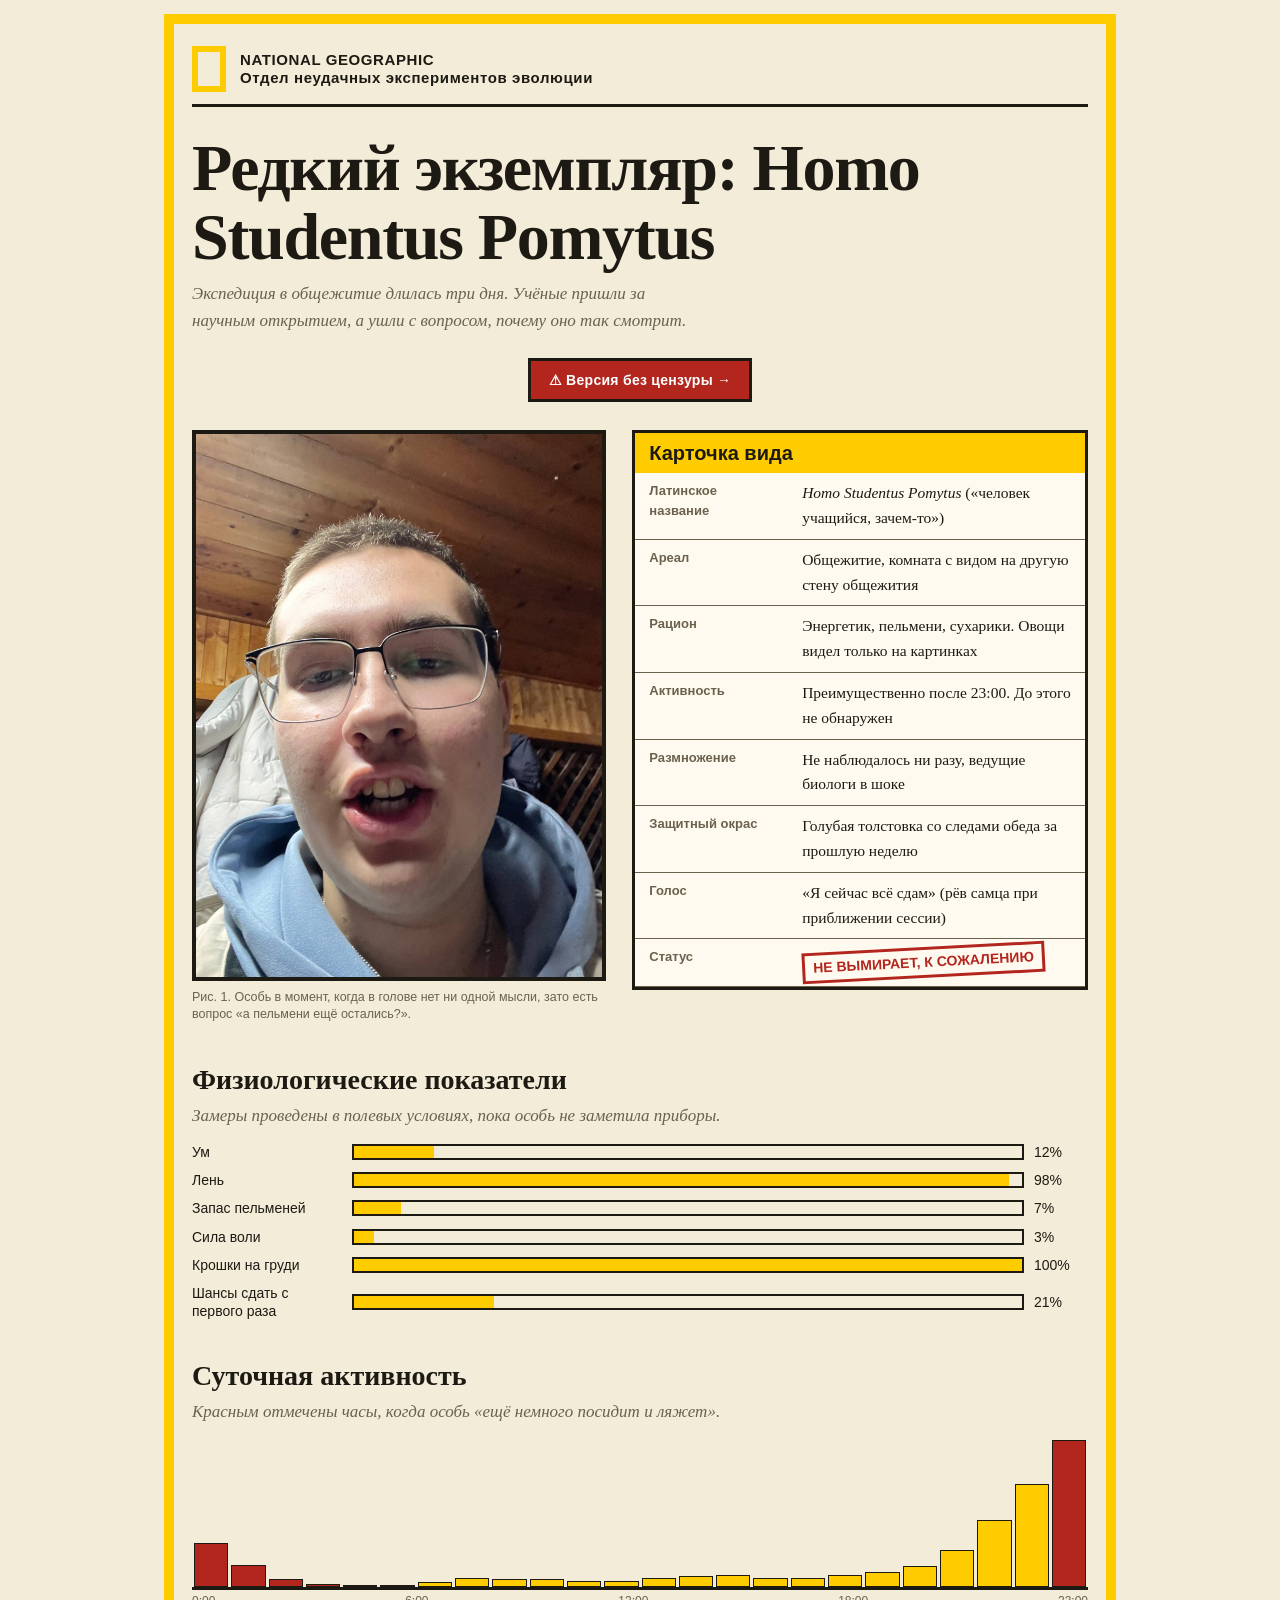
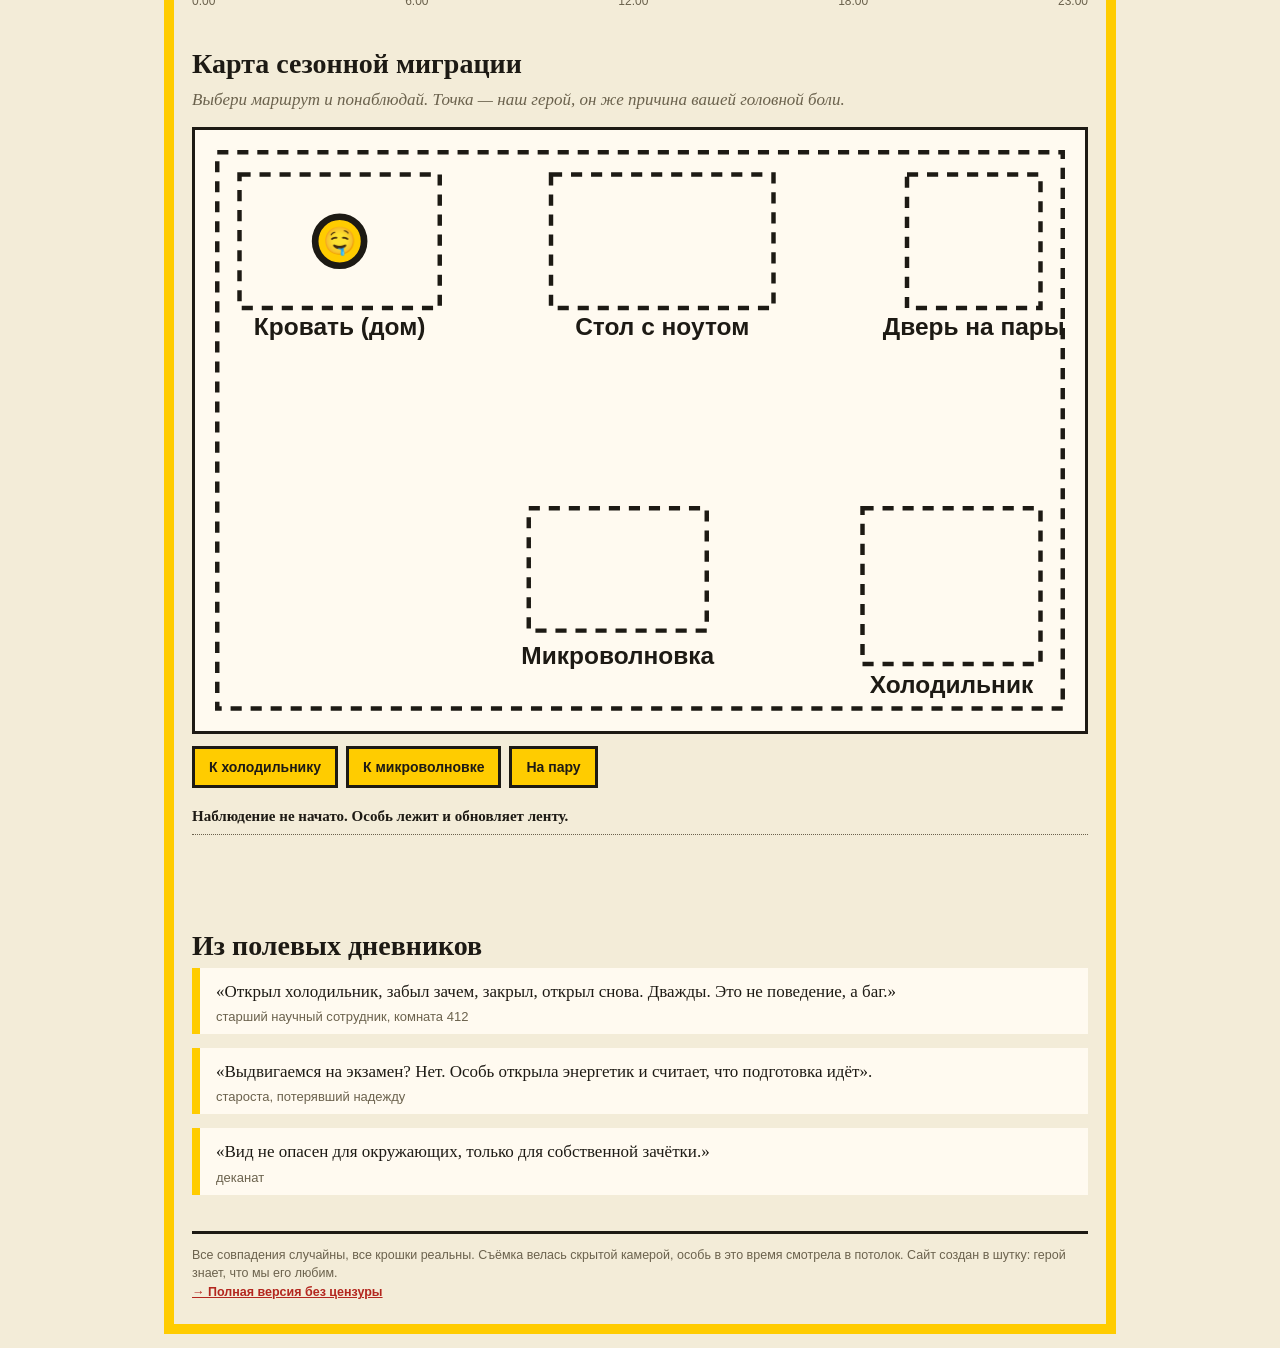
<file: index.html>
<!DOCTYPE html>
<html lang="ru">

<head>
  <meta charset="utf-8">
  <meta name="viewport" content="width=device-width, initial-scale=1, viewport-fit=cover">
  <title>Редкий экземпляр: Homo Studentus Pomytus</title>
  <link rel="stylesheet" href="css/main.css">
  <link rel="icon" href="img/favicons/main.svg" type="image/svg+xml">
  <link rel="alternate icon" href="img/favicons/main.ico" type="image/x-icon">
</head>

<body>
  <div class="frame">
    <div class="border">
      <header>
        <div class="logo"></div><b>NATIONAL GEOGRAPHIC<br>Отдел неудачных экспериментов эволюции</b>
      </header>

      <h1>Редкий экземпляр: Homo Studentus Pomytus</h1>
      <p class="lead">Экспедиция в общежитие длилась три дня. Учёные пришли за научным открытием, а ушли с вопросом,
        почему оно так смотрит.</p>

      <p class="censor-link">
        <a href="fullversion.html">⚠ Версия без цензуры →</a>
      </p>

      <div class="grid">
        <div>
          <div class="photo" id="ph">
            <img src="img/homo_studentus.jpg"
              alt="Особь в естественной среде обитания: деревянная стена, крошки на толстовке, язык наружу">
          </div>
          <p class="cap">Рис. 1. Особь в момент, когда в голове нет ни одной мысли, зато есть вопрос «а пельмени ещё
            остались?».</p>
        </div>

        <div class="card">
          <h2>Карточка вида</h2>
          <table>
            <tr>
              <td>Латинское название</td>
              <td><i>Homo Studentus Pomytus</i> («человек учащийся, зачем-то»)</td>
            </tr>
            <tr>
              <td>Ареал</td>
              <td>Общежитие, комната с видом на другую стену общежития</td>
            </tr>
            <tr>
              <td>Рацион</td>
              <td>Энергетик, пельмени, сухарики. Овощи видел только на картинках</td>
            </tr>
            <tr>
              <td>Активность</td>
              <td>Преимущественно после 23:00. До этого не обнаружен</td>
            </tr>
            <tr>
              <td>Размножение</td>
              <td>Не наблюдалось ни разу, ведущие биологи в шоке</td>
            </tr>
            <tr>
              <td>Защитный окрас</td>
              <td>Голубая толстовка со следами обеда за прошлую неделю</td>
            </tr>
            <tr>
              <td>Голос</td>
              <td>«Я сейчас всё сдам» (рёв самца при приближении сессии)</td>
            </tr>
            <tr>
              <td>Статус</td>
              <td><span class="stamp">НЕ ВЫМИРАЕТ, К СОЖАЛЕНИЮ</span></td>
            </tr>
          </table>
        </div>
      </div>

      <section>
        <h3>Физиологические показатели</h3>
        <p class="sub">Замеры проведены в полевых условиях, пока особь не заметила приборы.</p>
        <div class="stats" id="stats"></div>
      </section>

      <section>
        <h3>Суточная активность</h3>
        <p class="sub">Красным отмечены часы, когда особь «ещё немного посидит и ляжет».</p>
        <div class="chart" id="chart" role="img" aria-label="График: активность растёт после 23:00"></div>
        <div class="hours"><span>0:00</span><span>6:00</span><span>12:00</span><span>18:00</span><span>23:00</span>
        </div>
      </section>

      <section>
        <h3>Карта сезонной миграции</h3>
        <p class="sub">Выбери маршрут и понаблюдай. Точка — наш герой, он же причина вашей головной боли.</p>
        <div class="map">
          <svg viewBox="0 0 400 270" role="img" aria-label="План комнаты общежития">
            <rect class="room" x="10" y="10" width="380" height="250" />
            <rect class="room" x="20" y="20" width="90" height="60" /><text class="rt" x="65" y="92">Кровать
              (дом)</text>
            <rect class="room" x="160" y="20" width="100" height="60" /><text class="rt" x="210" y="92">Стол с
              ноутом</text>
            <rect class="room" x="320" y="20" width="60" height="60" /><text class="rt" x="350" y="92">Дверь на
              пары</text>
            <rect class="room" x="150" y="170" width="80" height="55" /><text class="rt" x="190"
              y="240">Микроволновка</text>
            <rect class="room" x="300" y="170" width="80" height="70" /><text class="rt" x="340"
              y="253">Холодильник</text>
            <g id="mk">
              <circle r="11" fill="#ffcc00" stroke="#1d1a14" stroke-width="3" /><text y="4" text-anchor="middle"
                font-size="12">🤤</text>
            </g>
          </svg>
        </div>
        <div class="btns">
          <button data-r="fridge">К холодильнику</button>
          <button data-r="micro">К микроволновке</button>
          <button data-r="pair">На пару</button>
        </div>
        <ol id="log" reversed>
          <li>Наблюдение не начато. Особь лежит и обновляет ленту.</li>
        </ol>
      </section>

      <section>
        <h3>Из полевых дневников</h3>
        <blockquote>«Открыл холодильник, забыл зачем, закрыл, открыл снова. Дважды. Это не поведение, а
          баг.»<cite>старший научный сотрудник, комната 412</cite></blockquote>
        <blockquote>«Выдвигаемся на экзамен? Нет. Особь открыла энергетик и считает, что подготовка
          идёт».<cite>староста, потерявший надежду</cite></blockquote>
        <blockquote>«Вид не опасен для окружающих, только для собственной зачётки.»<cite>деканат</cite></blockquote>
      </section>

      <footer>Все совпадения случайны, все крошки реальны. Съёмка велась скрытой камерой, особь в это время смотрела в
        потолок. Сайт создан в шутку: герой знает, что мы его любим.<br>
        <a href="fullversion.html" style="color:var(--red);font-weight:700">→ Полная версия без цензуры</a>
      </footer>
    </div>
  </div>

  <script src="js/main.js"></script>
</body>

</html>
</file>
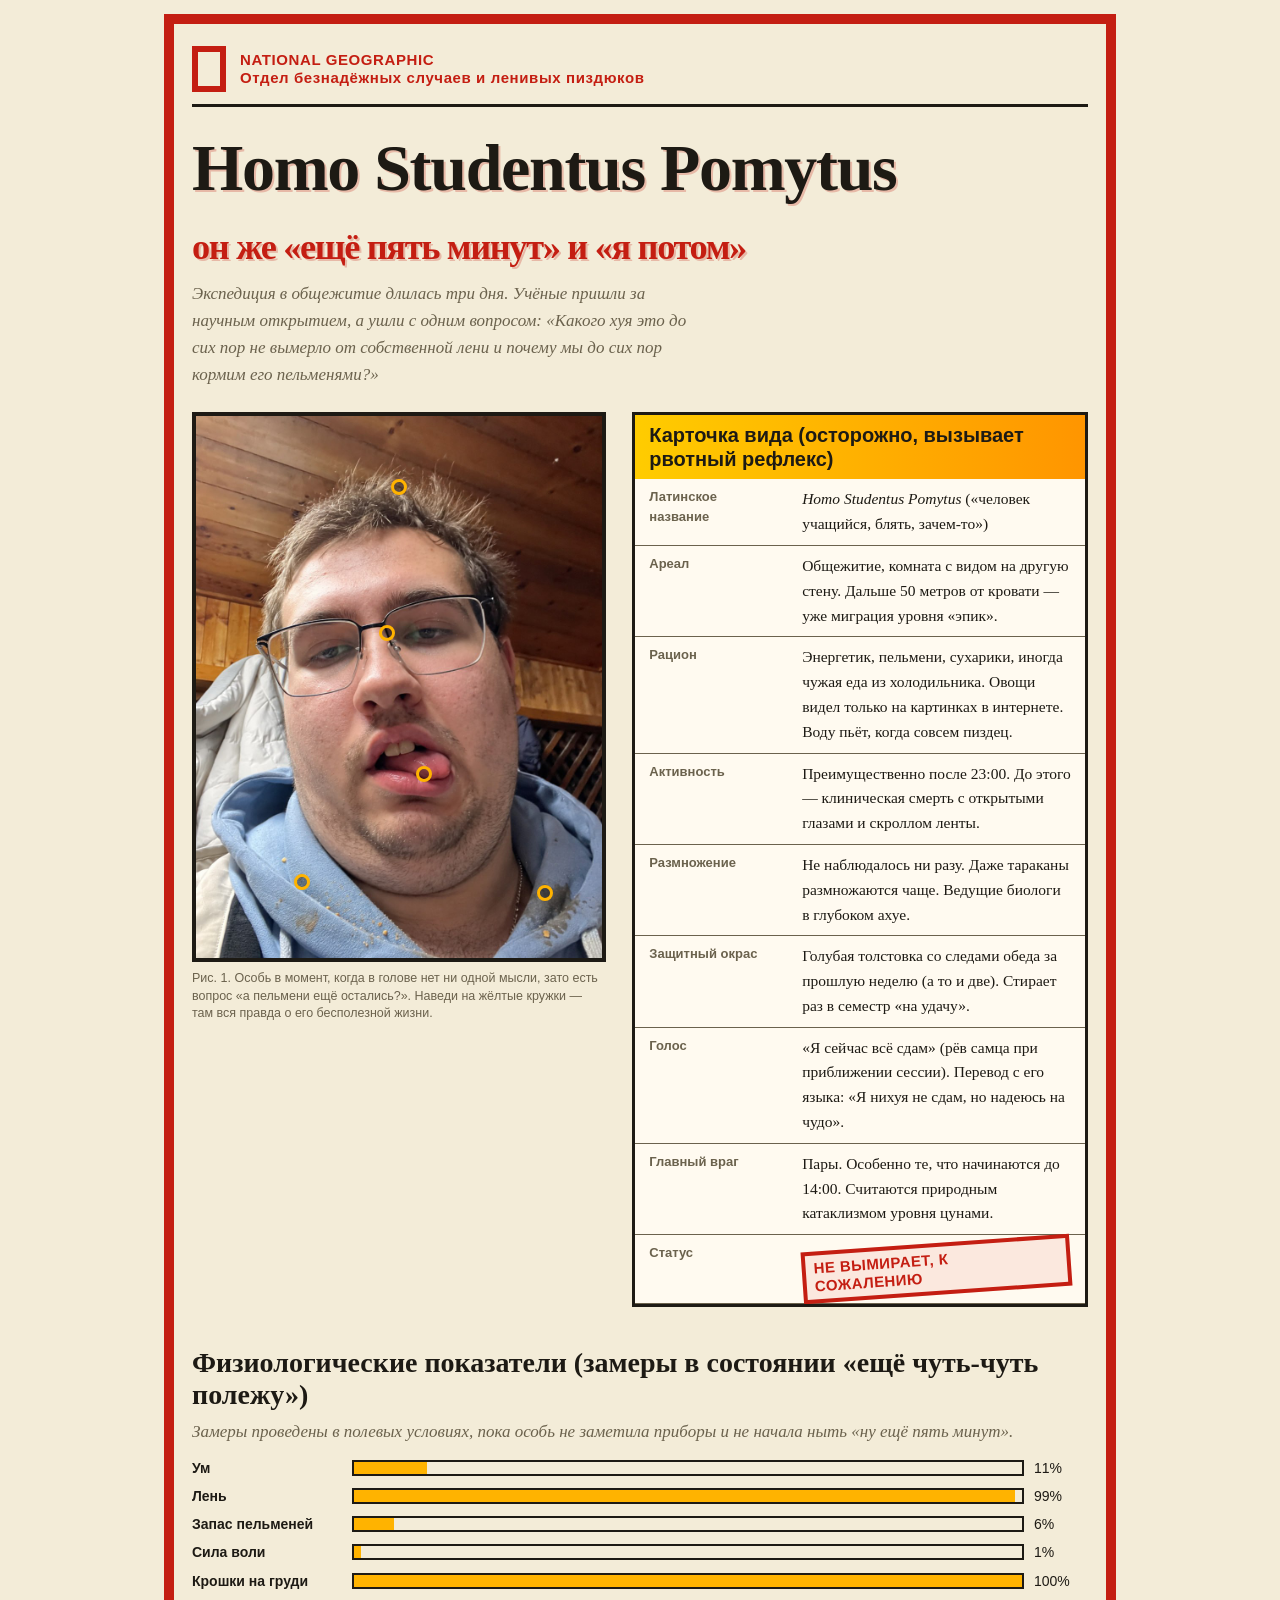
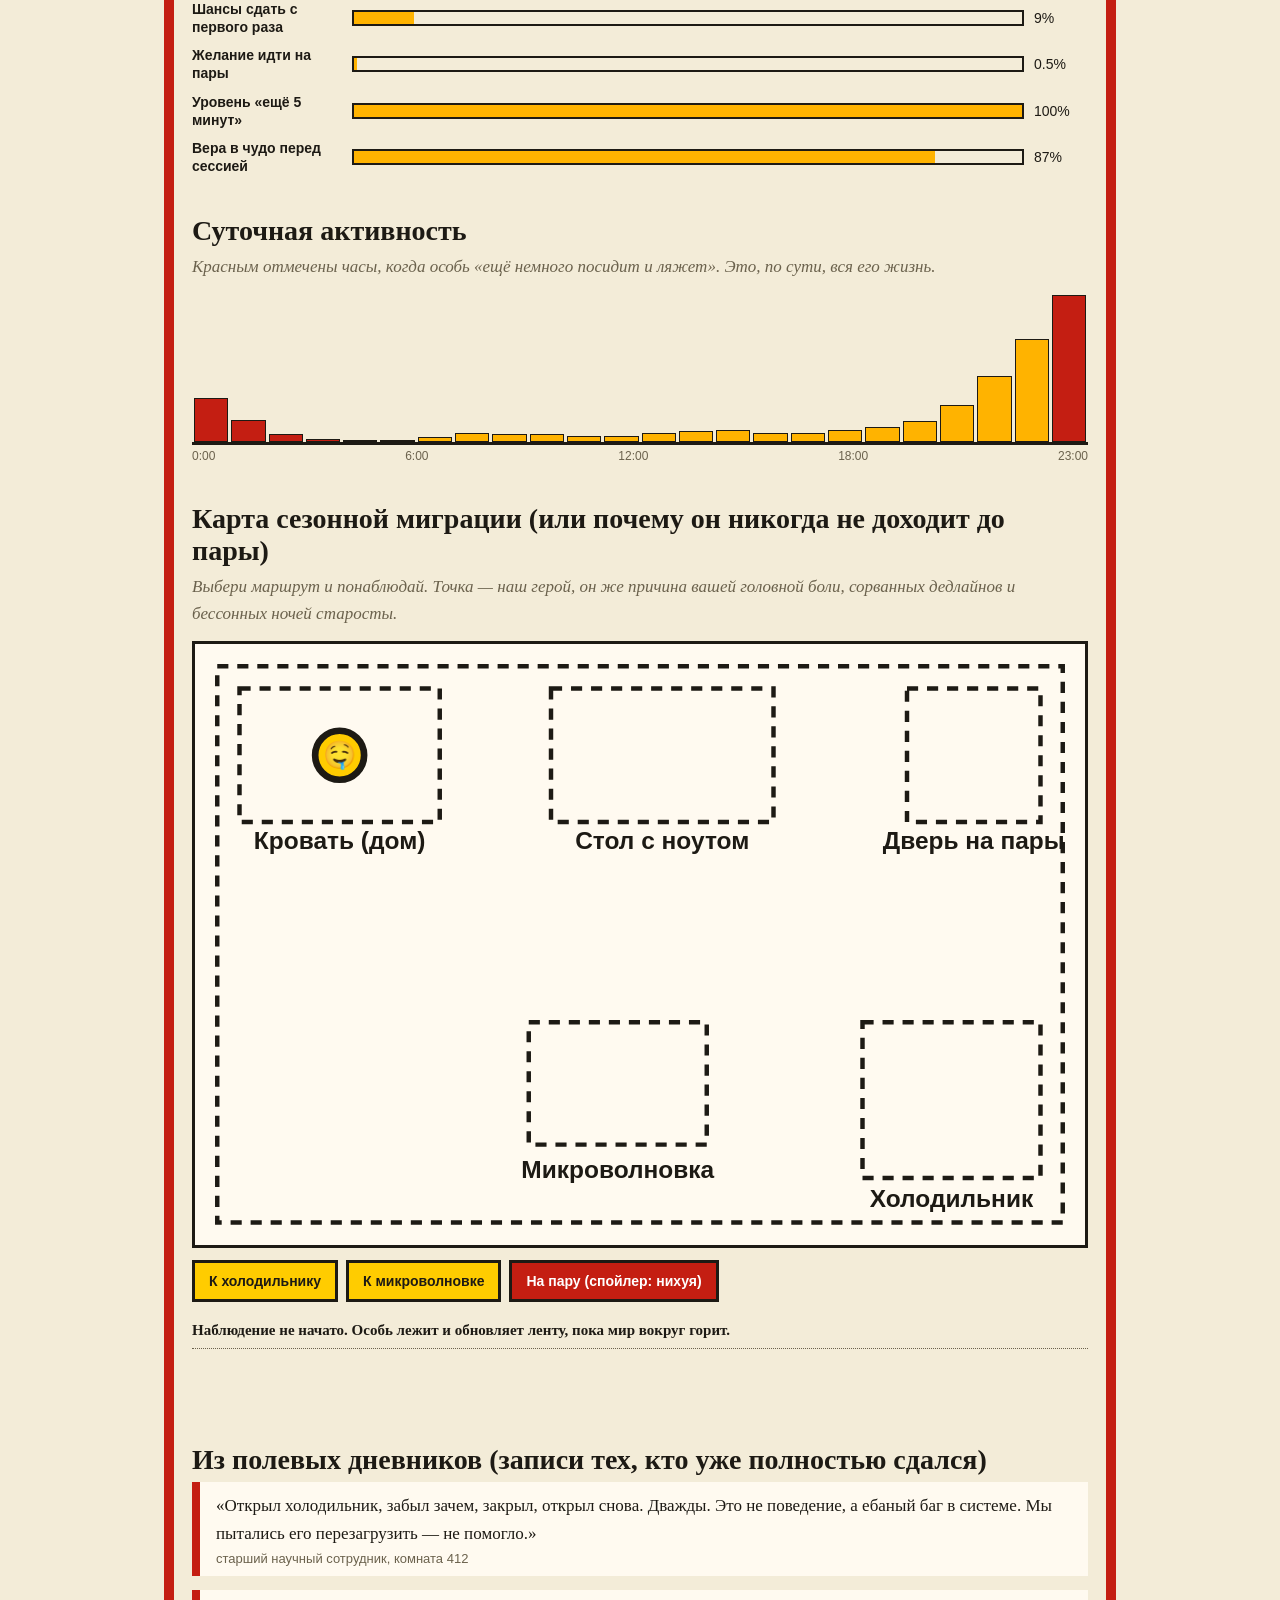
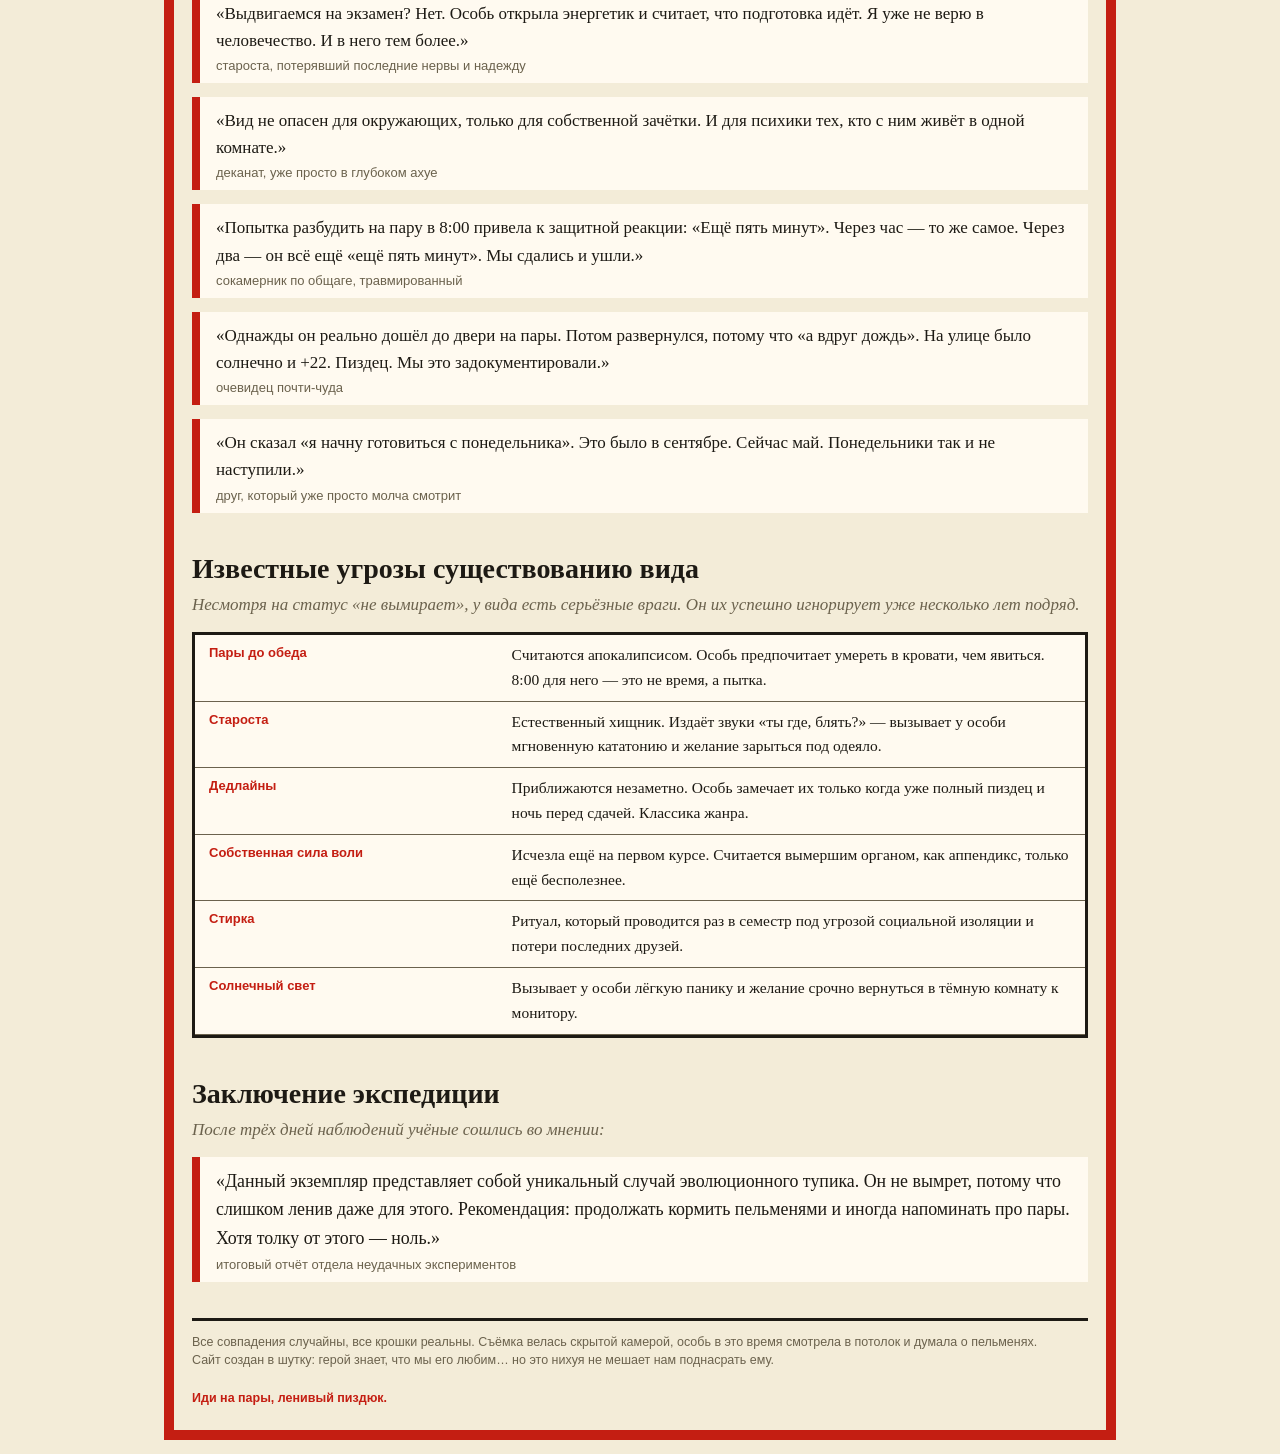
<file: fullversion.html>
<!DOCTYPE html>
<html lang="ru">

<head>
  <meta charset="utf-8">
  <meta name="viewport" content="width=device-width, initial-scale=1, viewport-fit=cover">
  <title>БЕЗ ЦЕНЗУРЫ: Homo Studentus Pomytus — ленивый пиздюк</title>
  <link rel="stylesheet" href="css/main.css">
  <link rel="icon" href="img/favicons/fullversion.svg" type="image/svg+xml">
  <link rel="alternate icon" href="img/favicons/fullversion.ico" type="image/x-icon">
  <style>
    :root {
      --yel: #ffb300;
      --red: #c41e12;
    }

    .border {
      border-color: #c41e12;
    }

    header b {
      color: var(--red);
    }

    .logo {
      border-color: var(--red);
    }

    h1 {
      text-shadow: 2px 2px 0 rgba(196, 30, 18, 0.25);
    }

    .stamp {
      border-width: 4px;
      font-size: 15px;
      letter-spacing: 0.03em;
      transform: rotate(-4deg);
      background: rgba(196, 30, 18, 0.08);
    }

    .card h2 {
      background: linear-gradient(90deg, #ffcc00, #ff9500);
    }

    .threats td:first-child {
      color: var(--red);
      font-weight: 800;
    }

    blockquote {
      border-left-color: var(--red);
    }

    button {
      background: #ffcc00;
    }

    button[data-r="pair"] {
      background: var(--red);
      color: #fff;
      border-color: #1d1a14;
    }

    .stat span:first-child {
      font-weight: 700;
    }
  </style>
</head>

<body>
  <div class="frame">
    <div class="border">
      <header>
        <div class="logo"></div><b>NATIONAL GEOGRAPHIC<br>Отдел безнадёжных случаев и ленивых пиздюков</b>
      </header>

      <h1>Homo Studentus Pomytus<br><span style="font-size:0.55em;font-weight:700;color:var(--red)">он же «ещё пять
          минут» и «я потом»</span></h1>
      <p class="lead">Экспедиция в общежитие длилась три дня. Учёные пришли за научным открытием, а ушли с одним
        вопросом:
        «Какого хуя это до сих пор не вымерло от собственной лени и почему мы до сих пор кормим его пельменями?»</p>

      <div class="grid">
        <div>
          <div class="photo" id="ph">
            <img src="img/homo_studentus_onfull.jpg"
              alt="Особь в естественной среде обитания: деревянная стена, крошки на толстовке, язык наружу">
            <div class="tag" style="left:26%;top:86%"><i tabindex="0" aria-label="Крошки"></i><span>Следы сухариков. Так
                особь метит территорию и собственную грудь. Феромоны абсолютной лени.</span></div>
            <div class="tag" style="left:56%;top:66%"><i tabindex="0" aria-label="Язык"></i><span>Язык наружу: либо
                брачный сигнал, либо мозг окончательно завис и больше не загрузится. Оба варианта — пиздец.</span></div>
            <div class="tag" style="left:47%;top:40%"><i tabindex="0" aria-label="Очки"></i><span>Очки в тонкой оправе.
                Эффект интеллекта не подтверждён. Даже наоборот — очки просто для вида, как и вся его «учёба».</span>
            </div>
            <div class="tag" style="left:50%;top:13%"><i tabindex="0" aria-label="Причёска"></i><span>Причёска «после
                сна без сна». Расчёске не знакома. Гребень бы умер от ужаса, увидев это.</span></div>
            <div class="tag" style="left:86%;top:88%"><i tabindex="0" aria-label="Пятно"></i><span>Пятно
                неустановленного происхождения. Эксперты спорят: соус, судьба или просто лень стирать уже третий
                месяц.</span></div>
          </div>
          <p class="cap">Рис. 1. Особь в момент, когда в голове нет ни одной мысли, зато есть вопрос «а пельмени ещё
            остались?». Наведи на жёлтые кружки — там вся правда о его бесполезной жизни.</p>
        </div>

        <div class="card">
          <h2>Карточка вида (осторожно, вызывает рвотный рефлекс)</h2>
          <table>
            <tr>
              <td>Латинское название</td>
              <td><i>Homo Studentus Pomytus</i> («человек учащийся, блять, зачем-то»)</td>
            </tr>
            <tr>
              <td>Ареал</td>
              <td>Общежитие, комната с видом на другую стену. Дальше 50 метров от кровати — уже миграция уровня «эпик».
              </td>
            </tr>
            <tr>
              <td>Рацион</td>
              <td>Энергетик, пельмени, сухарики, иногда чужая еда из холодильника. Овощи видел только на картинках в
                интернете. Воду пьёт, когда совсем пиздец.</td>
            </tr>
            <tr>
              <td>Активность</td>
              <td>Преимущественно после 23:00. До этого — клиническая смерть с открытыми глазами и скроллом ленты.</td>
            </tr>
            <tr>
              <td>Размножение</td>
              <td>Не наблюдалось ни разу. Даже тараканы размножаются чаще. Ведущие биологи в глубоком ахуе.</td>
            </tr>
            <tr>
              <td>Защитный окрас</td>
              <td>Голубая толстовка со следами обеда за прошлую неделю (а то и две). Стирает раз в семестр «на удачу».
              </td>
            </tr>
            <tr>
              <td>Голос</td>
              <td>«Я сейчас всё сдам» (рёв самца при приближении сессии). Перевод с его языка: «Я нихуя не сдам, но
                надеюсь на чудо».</td>
            </tr>
            <tr>
              <td>Главный враг</td>
              <td>Пары. Особенно те, что начинаются до 14:00. Считаются природным катаклизмом уровня цунами.</td>
            </tr>
            <tr>
              <td>Статус</td>
              <td><span class="stamp">НЕ ВЫМИРАЕТ, К СОЖАЛЕНИЮ</span></td>
            </tr>
          </table>
        </div>
      </div>

      <section>
        <h3>Физиологические показатели (замеры в состоянии «ещё чуть-чуть полежу»)</h3>
        <p class="sub">Замеры проведены в полевых условиях, пока особь не заметила приборы и не начала ныть «ну ещё пять
          минут».</p>
        <div class="stats" id="stats"></div>
      </section>

      <section>
        <h3>Суточная активность</h3>
        <p class="sub">Красным отмечены часы, когда особь «ещё немного посидит и ляжет». Это, по сути, вся его жизнь.
        </p>
        <div class="chart" id="chart" role="img" aria-label="График: активность растёт после 23:00"></div>
        <div class="hours"><span>0:00</span><span>6:00</span><span>12:00</span><span>18:00</span><span>23:00</span>
        </div>
      </section>

      <section>
        <h3>Карта сезонной миграции (или почему он никогда не доходит до пары)</h3>
        <p class="sub">Выбери маршрут и понаблюдай. Точка — наш герой, он же причина вашей головной боли, сорванных
          дедлайнов и бессонных ночей старосты.</p>
        <div class="map">
          <svg viewBox="0 0 400 270" role="img" aria-label="План комнаты общежития">
            <rect class="room" x="10" y="10" width="380" height="250" />
            <rect class="room" x="20" y="20" width="90" height="60" /><text class="rt" x="65" y="92">Кровать
              (дом)</text>
            <rect class="room" x="160" y="20" width="100" height="60" /><text class="rt" x="210" y="92">Стол с
              ноутом</text>
            <rect class="room" x="320" y="20" width="60" height="60" /><text class="rt" x="350" y="92">Дверь на
              пары</text>
            <rect class="room" x="150" y="170" width="80" height="55" /><text class="rt" x="190"
              y="240">Микроволновка</text>
            <rect class="room" x="300" y="170" width="80" height="70" /><text class="rt" x="340"
              y="253">Холодильник</text>
            <g id="mk">
              <circle r="11" fill="#ffcc00" stroke="#1d1a14" stroke-width="3" /><text y="4" text-anchor="middle"
                font-size="12">🤤</text>
            </g>
          </svg>
        </div>
        <div class="btns">
          <button data-r="fridge">К холодильнику</button>
          <button data-r="micro">К микроволновке</button>
          <button data-r="pair">На пару (спойлер: нихуя)</button>
        </div>
        <ol id="log" reversed>
          <li>Наблюдение не начато. Особь лежит и обновляет ленту, пока мир вокруг горит.</li>
        </ol>
      </section>

      <section>
        <h3>Из полевых дневников (записи тех, кто уже полностью сдался)</h3>
        <blockquote>«Открыл холодильник, забыл зачем, закрыл, открыл снова. Дважды. Это не поведение, а ебаный баг в
          системе. Мы пытались его перезагрузить — не помогло.»<cite>старший научный сотрудник, комната 412</cite>
        </blockquote>
        <blockquote>«Выдвигаемся на экзамен? Нет. Особь открыла энергетик и считает, что подготовка идёт. Я уже не верю
          в человечество. И в него тем более.»<cite>староста, потерявший последние нервы и надежду</cite></blockquote>
        <blockquote>«Вид не опасен для окружающих, только для собственной зачётки. И для психики тех, кто с ним живёт в
          одной комнате.»<cite>деканат, уже просто в глубоком ахуе</cite></blockquote>
        <blockquote>«Попытка разбудить на пару в 8:00 привела к защитной реакции: «Ещё пять минут». Через час — то же
          самое. Через два — он всё ещё «ещё пять минут». Мы сдались и ушли.»<cite>сокамерник по общаге,
            травмированный</cite></blockquote>
        <blockquote>«Однажды он реально дошёл до двери на пары. Потом развернулся, потому что «а вдруг дождь». На улице
          было солнечно и +22. Пиздец. Мы это задокументировали.»<cite>очевидец почти-чуда</cite></blockquote>
        <blockquote>«Он сказал «я начну готовиться с понедельника». Это было в сентябре. Сейчас май. Понедельники так и
          не наступили.»<cite>друг, который уже просто молча смотрит</cite></blockquote>
      </section>

      <section>
        <h3>Известные угрозы существованию вида</h3>
        <p class="sub">Несмотря на статус «не вымирает», у вида есть серьёзные враги. Он их успешно игнорирует уже
          несколько лет подряд.</p>
        <div class="card threats">
          <table>
            <tr>
              <td>Пары до обеда</td>
              <td>Считаются апокалипсисом. Особь предпочитает умереть в кровати, чем явиться. 8:00 для него — это не
                время, а пытка.</td>
            </tr>
            <tr>
              <td>Староста</td>
              <td>Естественный хищник. Издаёт звуки «ты где, блять?» — вызывает у особи мгновенную кататонию и желание
                зарыться под одеяло.</td>
            </tr>
            <tr>
              <td>Дедлайны</td>
              <td>Приближаются незаметно. Особь замечает их только когда уже полный пиздец и ночь перед сдачей. Классика
                жанра.</td>
            </tr>
            <tr>
              <td>Собственная сила воли</td>
              <td>Исчезла ещё на первом курсе. Считается вымершим органом, как аппендикс, только ещё бесполезнее.</td>
            </tr>
            <tr>
              <td>Стирка</td>
              <td>Ритуал, который проводится раз в семестр под угрозой социальной изоляции и потери последних друзей.
              </td>
            </tr>
            <tr>
              <td>Солнечный свет</td>
              <td>Вызывает у особи лёгкую панику и желание срочно вернуться в тёмную комнату к монитору.</td>
            </tr>
          </table>
        </div>
      </section>

      <section>
        <h3>Заключение экспедиции</h3>
        <p class="sub">После трёх дней наблюдений учёные сошлись во мнении:</p>
        <blockquote style="border-left-color:var(--red);font-size:1.05em">
          «Данный экземпляр представляет собой уникальный случай эволюционного тупика.
          Он не вымрет, потому что слишком ленив даже для этого.
          Рекомендация: продолжать кормить пельменями и иногда напоминать про пары.
          Хотя толку от этого — ноль.»
          <cite>итоговый отчёт отдела неудачных экспериментов</cite>
        </blockquote>
      </section>

      <footer>
        Все совпадения случайны, все крошки реальны. Съёмка велась скрытой камерой, особь в это время смотрела в потолок
        и думала о пельменях.<br>
        Сайт создан в шутку: герой знает, что мы его любим… но это нихуя не мешает нам поднасрать ему.<br><br>
        <strong style="color:var(--red)">Иди на пары, ленивый пиздюк.</strong><br>
      </footer>
    </div>
  </div>

  <script src="js/fullversion.js"></script>
</body>

</html>
</file>
<file: css/main.css>
:root {
    --bg: #f3ecd8;
    --ink: #1d1a14;
    --card: #fffaf0;
    --yel: #ffcc00;
    --mute: #6b624d;
    --line: #1d1a14;
    --red: #b3261e;
    box-sizing: border-box;
    padding-top: env(safe-area-inset-top, 0px);
    padding-bottom: env(safe-area-inset-bottom, 0px)
}

@media (prefers-color-scheme:dark) {
    :root:not([data-theme="light"]) {
        --bg: #16140f;
        --ink: #f1e9d2;
        --card: #221f17;
        --mute: #a79d82;
        --line: #f1e9d2;
        --red: #ff7a70
    }
}

:root[data-theme="dark"] {
    --bg: #16140f;
    --ink: #f1e9d2;
    --card: #221f17;
    --mute: #a79d82;
    --line: #f1e9d2;
    --red: #ff7a70
}

* {
    box-sizing: inherit
}

html {
    scroll-padding-top: env(safe-area-inset-top, 0px)
}

body {
    margin: 0;
    background: var(--bg);
    color: var(--ink);
    font: 17px/1.6 Georgia, "Times New Roman", serif;
    color-scheme: light dark
}

.frame {
    max-width: 980px;
    margin: 0 auto;
    padding: 14px;
    overflow-x: hidden;
}

.border {
    border: 10px solid var(--yel);
    padding: 22px 18px;
    background: var(--bg);
    overflow: hidden;
    max-width: 100%;
}

header {
    display: flex;
    align-items: center;
    gap: 14px;
    border-bottom: 3px solid var(--line);
    padding-bottom: 12px
}

.logo {
    width: 34px;
    height: 46px;
    border: 6px solid var(--yel);
    flex: none
}

header b {
    font: 700 15px/1.2 Helvetica, Arial, sans-serif;
    letter-spacing: .04em
}

h1 {
    font: 900 clamp(28px, 7vw, 66px)/1.05 Georgia, serif;
    margin: 26px 0 8px;
    letter-spacing: -.02em;
    overflow-wrap: break-word;
    word-wrap: break-word;
}

.lead {
    font-style: italic;
    color: var(--mute);
    max-width: 60ch;
    margin: 0 0 24px
}

.grid {
    display: grid;
    grid-template-columns: minmax(0, 1fr) minmax(0, 1.1fr);
    gap: 26px;
    align-items: start
}

.grid>* {
    min-width: 0;
    max-width: 100%;
}

@media(max-width:720px) {
    .grid {
        grid-template-columns: 1fr
    }
}

@media(max-width:480px) {
    .frame {
        padding: 8px;
    }

    .border {
        border-width: 6px;
        padding: 14px 10px;
    }

    td {
        padding: 6px 8px;
        font-size: 14px;
    }

    .card h2 {
        padding: 6px 10px;
        font-size: 18px;
    }
}

.photo {
    position: relative;
    border: 4px solid var(--line);
    background: #000;
    max-width: 100%;
}

.photo img {
    display: block;
    width: 100%;
    max-width: 100%;
    height: auto
}

.tag {
    position: absolute;
    transform: translate(-50%, -50%)
}

.tag i {
    display: block;
    width: 16px;
    height: 16px;
    border: 3px solid var(--yel);
    border-radius: 50%;
    background: rgba(0, 0, 0, .35);
    cursor: pointer
}

.tag span {
    display: none;
    position: absolute;
    left: 50%;
    top: 24px;
    transform: translateX(-50%);
    width: 170px;
    background: var(--yel);
    color: #1d1a14;
    font: 600 12.5px/1.3 Helvetica, Arial, sans-serif;
    padding: 6px 8px;
    z-index: 3
}

.tag:hover span,
.tag:focus-within span,
.tag.on span {
    display: block
}

.cap {
    font: 12.5px/1.4 Helvetica, Arial, sans-serif;
    color: var(--mute);
    margin: 8px 0 0
}

.card {
    background: var(--card);
    border: 3px solid var(--line);
    max-width: 100%;
    overflow: hidden;
}

.card h2 {
    margin: 0;
    background: var(--yel);
    color: #1d1a14;
    font: 800 20px/1.2 Helvetica, Arial, sans-serif;
    padding: 8px 14px
}

table {
    width: 100%;
    border-collapse: collapse;
    font-size: 15.5px;
    table-layout: fixed;
}

td {
    padding: 8px 14px;
    border-bottom: 1px solid var(--mute);
    vertical-align: top;
    overflow-wrap: break-word;
    word-wrap: break-word;
    hyphens: auto;
}

td:first-child {
    font: 700 13px/1.5 Helvetica, Arial, sans-serif;
    width: 34%;
    color: var(--mute)
}

.stamp {
    display: inline-block;
    border: 3px solid var(--red);
    color: var(--red);
    font: 800 14px/1.2 Helvetica, Arial, sans-serif;
    padding: 4px 8px;
    transform: rotate(-3deg)
}

section {
    margin-top: 40px
}

h3 {
    font: 800 28px/1.15 Georgia, serif;
    margin: 0 0 6px
}

.sub {
    color: var(--mute);
    margin: 0 0 14px;
    font-style: italic
}

.stats {
    display: grid;
    gap: 10px
}

.stat {
    display: grid;
    grid-template-columns: 150px 1fr 54px;
    gap: 10px;
    align-items: center;
    font: 14px/1.3 Helvetica, Arial, sans-serif
}

@media(max-width:520px) {
    .stat {
        grid-template-columns: 100px 1fr 44px
    }
}

.bar {
    height: 16px;
    border: 2px solid var(--line)
}

.bar b {
    display: block;
    height: 100%;
    background: var(--yel);
    width: 0;
    transition: width 1.2s
}

.chart {
    display: flex;
    align-items: flex-end;
    gap: 3px;
    height: 150px;
    border-bottom: 3px solid var(--line);
    padding: 0 2px;
    overflow-x: auto
}

.chart div {
    flex: 1;
    min-width: 8px;
    background: var(--yel);
    border: 1px solid var(--line);
    position: relative
}

.chart div.n {
    background: var(--red)
}

.hours {
    display: flex;
    justify-content: space-between;
    font: 12px Helvetica, Arial, sans-serif;
    color: var(--mute);
    margin-top: 4px
}

.map {
    border: 3px solid var(--line);
    background: var(--card);
    overflow-x: auto
}

.map svg {
    display: block;
    width: 100%;
    min-width: 340px;
    height: auto
}

.room {
    fill: none;
    stroke: var(--line);
    stroke-width: 2;
    stroke-dasharray: 5 4
}

.rt {
    fill: var(--ink);
    font: 700 11px Helvetica, Arial, sans-serif;
    text-anchor: middle
}

#mk {
    transform: translate(65px, 50px);
    transition: transform 1.4s ease-in-out
}

.btns {
    display: flex;
    flex-wrap: wrap;
    gap: 8px;
    margin: 12px 0
}

button {
    font: 800 14px Helvetica, Arial, sans-serif;
    background: var(--yel);
    color: #1d1a14;
    border: 3px solid var(--line);
    padding: 10px 14px;
    cursor: pointer
}

button:disabled {
    opacity: .5;
    cursor: wait
}

button:focus-visible,
.tag i:focus-visible {
    outline: 3px solid var(--red);
    outline-offset: 2px
}

#log {
    list-style: none;
    margin: 0;
    padding: 0;
    font: 15px/1.45 Georgia, serif;
    min-height: 90px
}

#log li {
    padding: 6px 0;
    border-bottom: 1px dotted var(--mute)
}

#log li:first-child {
    font-weight: 700
}

blockquote {
    margin: 0 0 14px;
    padding: 10px 16px;
    border-left: 8px solid var(--yel);
    background: var(--card)
}

blockquote cite {
    display: block;
    font: 13px Helvetica, Arial, sans-serif;
    color: var(--mute);
    margin-top: 4px
}

footer {
    margin-top: 36px;
    border-top: 3px solid var(--line);
    padding-top: 12px;
    font: 12.5px/1.5 Helvetica, Arial, sans-serif;
    color: var(--mute)
}

@media(prefers-reduced-motion:reduce) {

    #mk,
    .bar b {
        transition: none
    }
}

.censor-link {
    margin: 0 0 28px;
    text-align: center;
}

.censor-link a {
    display: inline-block;
    background: #b3261e;
    color: #fff;
    font: 800 14px/1.3 Helvetica, Arial, sans-serif;
    padding: 10px 18px;
    text-decoration: none;
    border: 3px solid var(--line);
    letter-spacing: 0.02em;
}

.censor-link a:hover {
    background: #8f1e18;
}
</file>
